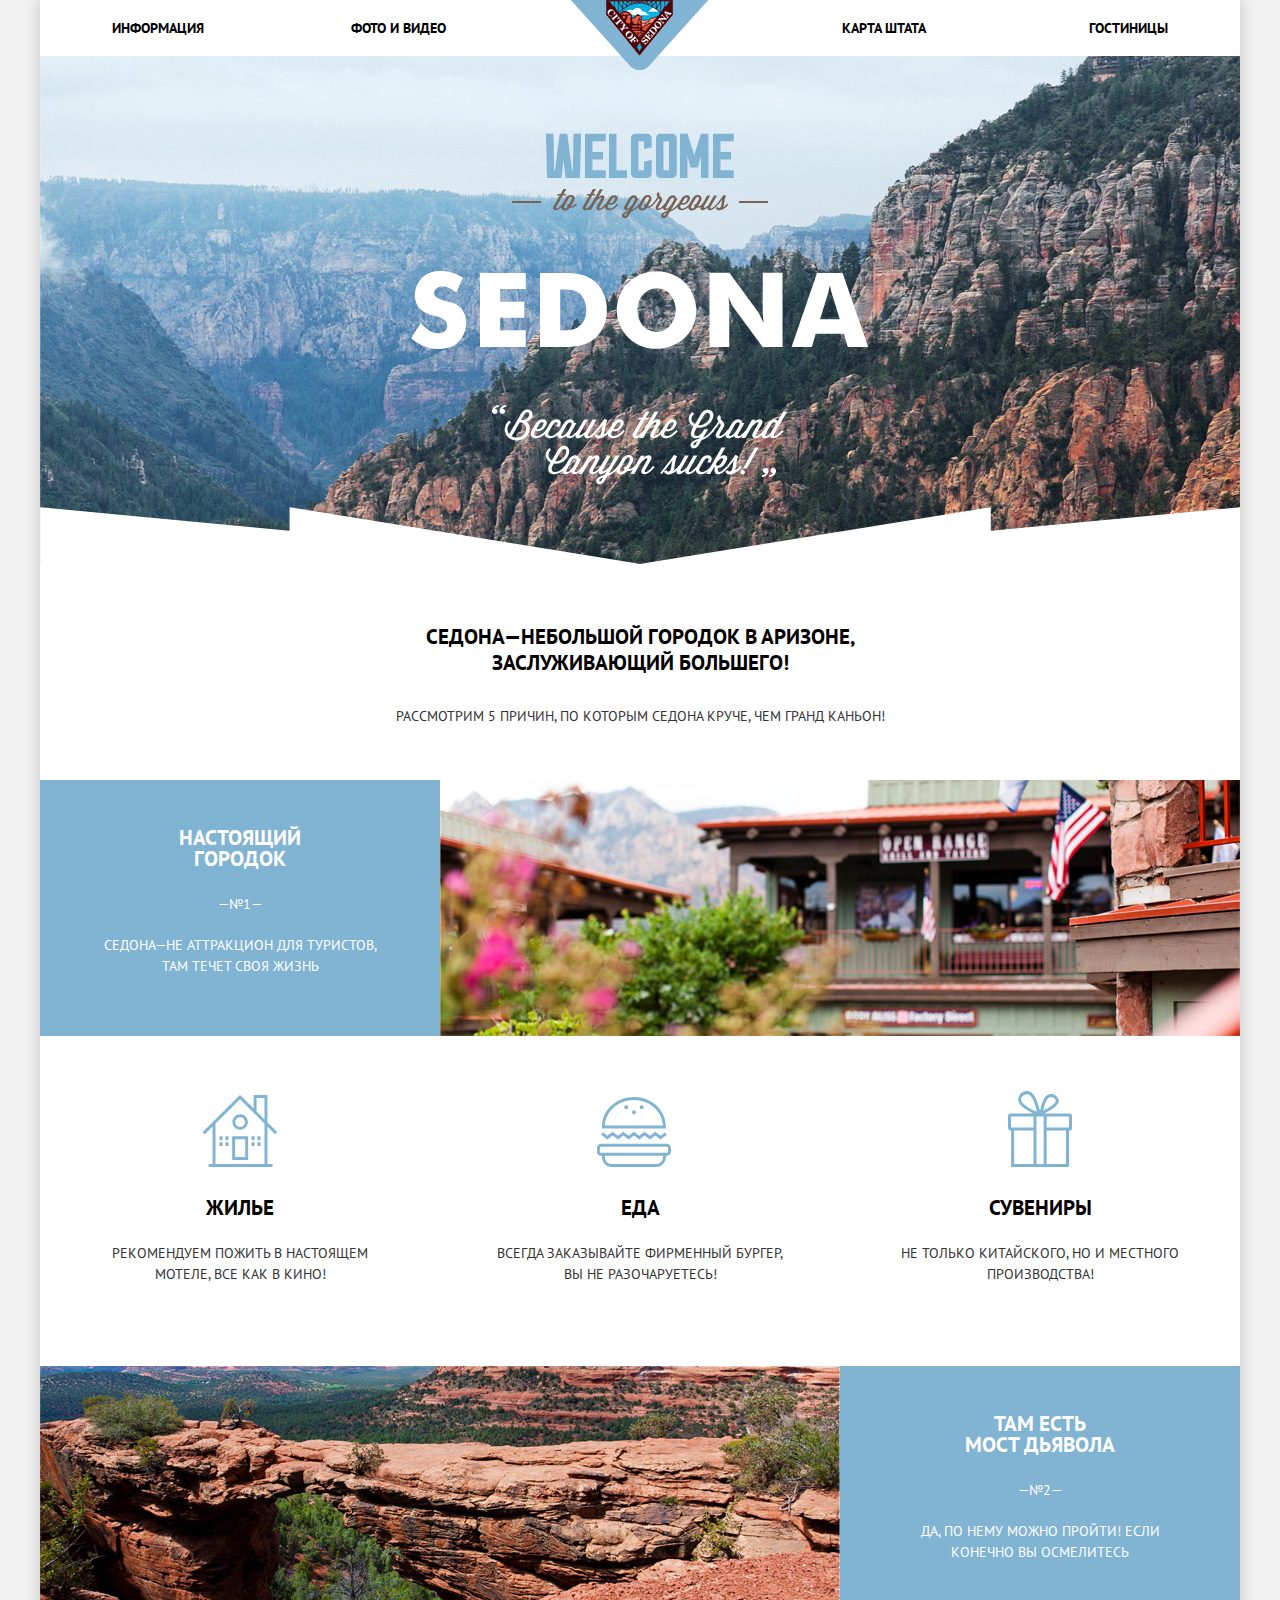
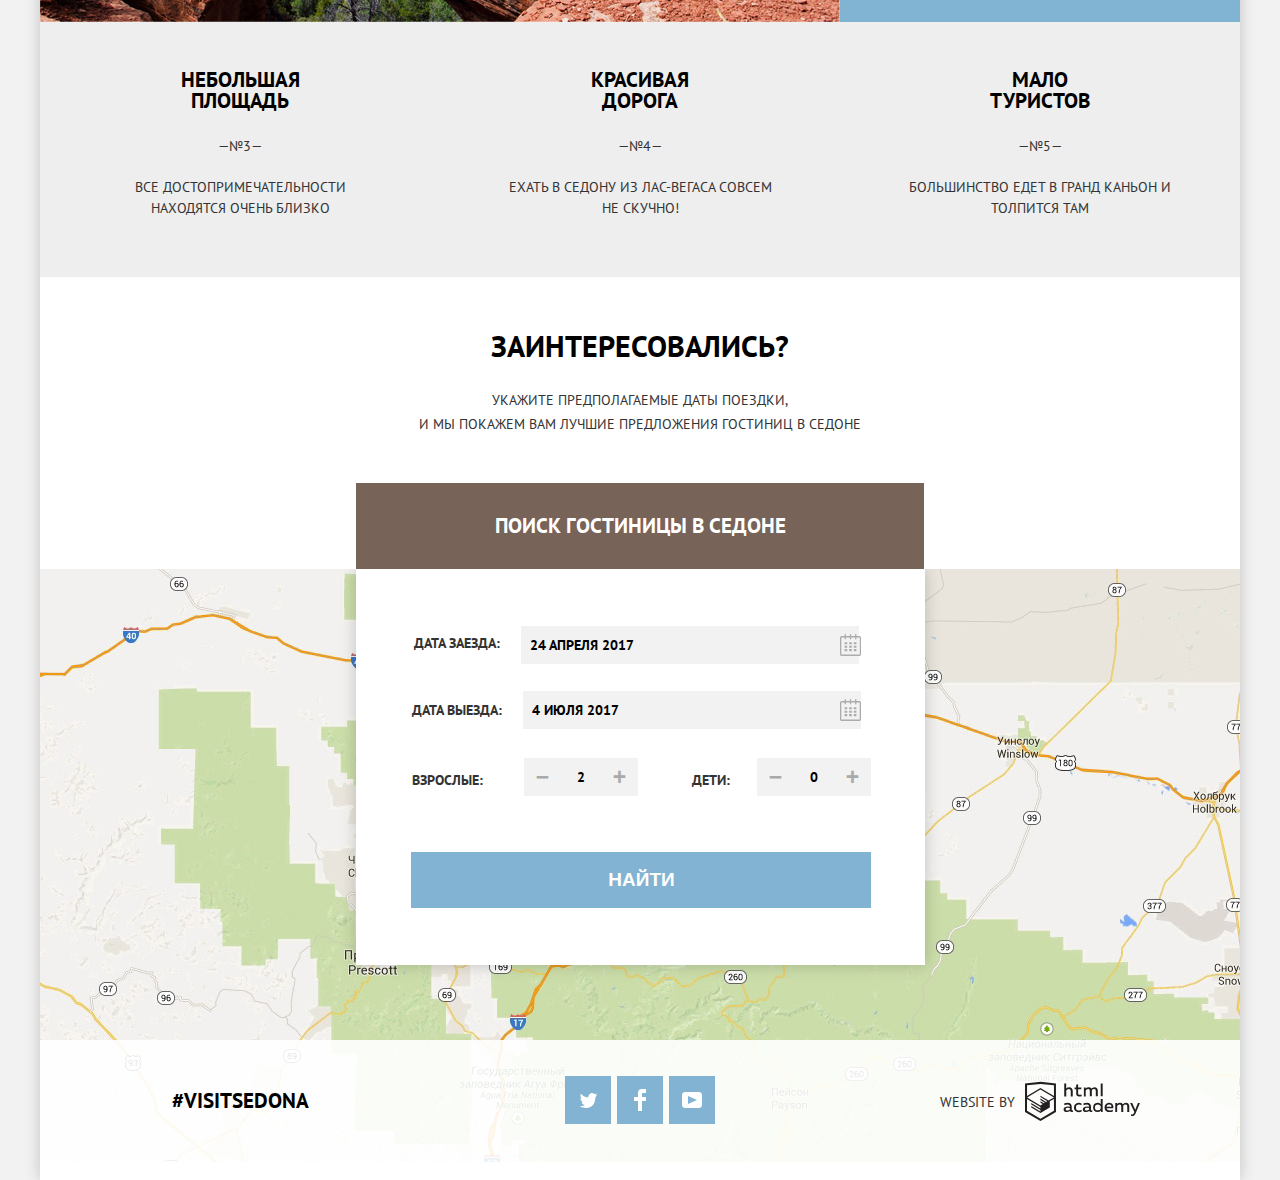
<file: index.html>
<!DOCTYPE html>
<html lang="ru">
  <head>
    <meta charset="utf-8">
    <link href="css/normalize.css" rel="stylesheet">
    <link href="css/style.min.css" rel="stylesheet">
    <link href="https://fonts.googleapis.com/css?family=PT+Sans:400,700&amp;subset=cyrillic" rel="stylesheet">
    <title>HTML Academy: Седона</title>
  </head>
  <body>
    <div class="page-wrapper">
      <header class="page-header">
        <nav class="main-nav">
          <a class="logo">
            <img src="img/logo.png" width="138" height="70" alt="логотип Седона">
          </a>
          <ul class="main-nav-list">
            <li><a href="#">Информация</a></li>
            <li class="foto-video"><a href="#">Фото и видео</a></li>
            <li class="map-state"><a href="#">Карта штата</a></li>
            <li><a href="catalog.html">Гостиницы</a></li>
          </ul>
        </nav>
      </header>
      <main>
        <section class="promo">
            <img src="img/promo.png" width="458" height="352" alt="Добро пожаловать в Седону">
        </section>
        <section class="intro">
          <h1 class="main-title">
            Седона&mdash;небольшой городок в аризоне, заслуживающий большего!
          </h1>
          <p>
            Рассмотрим 5 причин, по которым седона круче, чем гранд каньон!
          </p>
        </section>
        <section class="features">
          <article class="features-item">
            <h2 class="features-title">Настоящий городок</h2>
            <span class="features-num">&mdash;№1&mdash;</span>
            <p>Седона&mdash;не аттракцион для туристов, там течет своя жизнь</p>
          </article>
          <div class="features-image">
              <img src="img/feature-city.jpg" width="800" height="256" alt="Настоящий городок">
          </div>
          <article class="features-item features-item-light features-item-light-house">
            <h2 class="features-title feature-title-house">Жилье</h2>
            <p>Рекомендуем пожить в настоящем мотеле, все как в кино!</p>
          </article>
          <article class="features-item features-item-light features-item-light-food">
            <h2 class="features-title features-title-food">Еда</h2>
            <p>Всегда заказывайте фирменный бургер, Вы не разочаруетесь!</p>
          </article>
          <article class="features-item features-item-light features-item-light-souvenirs">
            <h2 class="features-title features-title-souvenirs">Сувениры</h2>
            <p>Не только китайского, но и местного производства!</p>
          </article>
          <div class="features-image">
              <img src="img/feature-bridge.jpg" width="800" height="256" alt="Мост дьявола">
          </div>
          <article class="features-item features-item-devil">
            <h2 class="features-title">Там есть <br> мост дьявола</h2>
            <span class="features-num">&mdash;№2&mdash;</span>
            <p>Да, по нему можно пройти! Если конечно вы осмелитесь</p>
          </article>
          <article class="features-item features-item-dark features-area">
            <h2 class="features-title">Небольшая площадь</h2>
            <span class="features-num">&mdash;№3&mdash;</span>
            <p>Все достопримечательности находятся очень близко</p>
          </article>
          <article class="features-item features-item-dark features-road">
            <h2 class="features-title">Красивая дорога</h2>
            <span class="features-num features-num-dark">&mdash;№4&mdash;</span>
            <p>Ехать в седону из лас-вегаса совсем не скучно! </p>
          </article>
          <article class="features-item features-item-dark features-tourist">
            <h2 class="features-title">Мало туристов</h2>
            <span class="features-num features-num-dark">&mdash;№5&mdash;</span>
            <p>Большинство едет в гранд каньон и толпится там</p>
          </article>
        </section>
        <section class="offer">
          <h2 class="offer-title">Заинтересовались?</h2>
          <p>Укажите предполагаемые даты поездки,<br>
            и мы покажем вам лучшие предложения гостиниц в седоне
          </p>
          <a class="offer-btn">Поиск гостиницы в Седоне</a>
        </section>
      </main>
      <footer class="main-footer">
        <div class="map">
          <iframe src="https://www.google.com/maps/embed?pb=!1m18!1m12!1m3!1d470393.8461045299!2d-112.00915022676551!3d34.91530526350733!2m3!1f0!2f0!3f0!3m2!1i1024!2i768!4f13.1!3m3!1m2!1s0x872da132f942b00d%3A0x5548c523fa6c8efd!2z0KHQtdC00L7QvdCwLCDQkNGA0LjQt9C-0L3QsCA4NjMzNg!5e0!3m2!1sru!2s!4v1461705663836" width="1200" height="595" style="border:0" allowfullscreen></iframe>
        </div>
        <form class="search-form"  action="https://echo.htmlacademy.ru" method="get">
          <div class="search-modal search-modal-show shadow-form">
            <div class="date-arrival clearfix">
              <label for="date-start">Дата заезда:</label>
              <div class="date">
                <input id="date-start" type="text" name="check-in" value="24 апреля 2017" required>
                <button class="icon-calendar">
                  <svg xmlns="http://www.w3.org/2000/svg" width="21" height="22" viewBox="0 0 21 22">
                    <path d="M19.251 2.025h-2.845V.648c0-.381-.294-.689-.656-.689-.363 0-.656.308-.656.689v1.377h-3.938V.648c0-.381-.294-.689-.655-.689-.363 0-.657.308-.657.689v1.377H5.906V.648c0-.381-.294-.689-.656-.689-.363 0-.657.308-.657.689v1.377H1.75C.784 2.025 0 2.847 0 3.862v16.302C0 21.179.784 22 1.75 22h17.501c.966 0 1.749-.821 1.749-1.836V3.862c0-1.015-.783-1.837-1.749-1.837zm.437 18.139a.448.448 0 0 1-.437.459H1.75a.45.45 0 0 1-.438-.459V3.862a.45.45 0 0 1 .438-.459h2.844v1.378c0 .381.294.689.657.689.362 0 .656-.308.656-.689V3.403h3.938v1.378c0 .381.294.689.657.689.361 0 .655-.308.655-.689V3.403h3.938v1.378c0 .381.293.689.656.689.362 0 .656-.308.656-.689V3.403h2.845c.241 0 .437.206.437.459v16.302z"/>
                    <path d="M4.594 8.225h2.625v2.066H4.594zM4.594 11.668h2.625v2.067H4.594zM4.594 15.112h2.625v2.066H4.594zM9.188 15.112h2.625v2.066H9.188zM9.188 11.668h2.625v2.067H9.188zM9.188 8.225h2.625v2.066H9.188zM13.781 15.112h2.625v2.066h-2.625zM13.781 11.668h2.625v2.067h-2.625zM13.781 8.225h2.625v2.066h-2.625z"/>
                  </svg>
                </button>
              </div>
            </div>
            <div class="date-departure clearfix">
              <label for="date-end">Дата выезда:</label>
              <div class="date">
                <input id="date-end" type="text" name="check-end" value="4 июля 2017" required>
                <button class="icon-calendar">
                  <svg xmlns="http://www.w3.org/2000/svg" width="21" height="22" viewBox="0 0 21 22">
                    <path  d="M19.251 2.025h-2.845V.648c0-.381-.294-.689-.656-.689-.363 0-.656.308-.656.689v1.377h-3.938V.648c0-.381-.294-.689-.655-.689-.363 0-.657.308-.657.689v1.377H5.906V.648c0-.381-.294-.689-.656-.689-.363 0-.657.308-.657.689v1.377H1.75C.784 2.025 0 2.847 0 3.862v16.302C0 21.179.784 22 1.75 22h17.501c.966 0 1.749-.821 1.749-1.836V3.862c0-1.015-.783-1.837-1.749-1.837zm.437 18.139a.448.448 0 0 1-.437.459H1.75a.45.45 0 0 1-.438-.459V3.862a.45.45 0 0 1 .438-.459h2.844v1.378c0 .381.294.689.657.689.362 0 .656-.308.656-.689V3.403h3.938v1.378c0 .381.294.689.657.689.361 0 .655-.308.655-.689V3.403h3.938v1.378c0 .381.293.689.656.689.362 0 .656-.308.656-.689V3.403h2.845c.241 0 .437.206.437.459v16.302z"/>
                    <path d="M4.594 8.225h2.625v2.066H4.594zM4.594 11.668h2.625v2.067H4.594zM4.594 15.112h2.625v2.066H4.594zM9.188 15.112h2.625v2.066H9.188zM9.188 11.668h2.625v2.067H9.188zM9.188 8.225h2.625v2.066H9.188zM13.781 15.112h2.625v2.066h-2.625zM13.781 11.668h2.625v2.067h-2.625zM13.781 8.225h2.625v2.066h-2.625z"/>
                  </svg>
                </button>
              </div>
            </div>
            <div class="counter">
              <div class="person-counter person-counter-left">
                <label class="adult" for="counter-adult">Взрослые:
                </label>
                <div class="guest-range clearfix">
                  <button class="icon-minus" type="button" value="-">
                  </button>
                  <input id="counter-adult" type="text" name="adult" value="2" required>
                  <button class="icon-plus" type="button" value="+"></button>
                </div>
              </div>
              <div class="person-counter person-counter-right">
                <label class="kid" for="counter-kid">Дети:</label>
                <div class="guest-range clearfix">
                  <button class="icon-minus" type="button" name="minus" value="">
                  </button>
                  <input id="counter-kid" type="text" name="kid" value="0" required>
                  <button class="icon-plus" type="button" name="plus" value="+">
                  </button>
                </div>
              </div>
            </div>
            <input class="btn-search" id="search" type="submit" value="Найти">
          </div>
        </form>
        <section class="footer-wrapper">
          <div class="hashtag">
            <b>#Visitsedona</b>
          </div>
          <div class="social">
            <ul>
              <li>
                <a class="social-btn social-btn-twitter" href="#">
                  <span class="visually-hidden">Твиттер</span>
                  <svg xmlns="http://www.w3.org/2000/svg" xmlns:xlink="http://www.w3.org/1999/xlink" width="17" height="15" viewBox="0 0 17 15">
                    <path fill="#FFF" d="M10.95.144c1.685-.496 2.984.27 3.577 1.179.673-.231 1.331-.481 2.011-.708a2.345 2.345 0 0 1-.857 1.768c.685.17 1.304-.491 1.304-.491-.169 1-1.006 1.788-1.563 2.024-.231 6.75-3.175 11.217-10.077 11.082h-.446c-.41 0-4.164-.46-4.898-1.887 2.271.196 3.893-.422 4.693-1.177-.96-.3-2.679-.477-2.979-2.95.349.106.564.228 1.19.119C1.705 8.247.374 7.53.448 5.33c.285.328 1.067.536 1.34.472C1.085 5.561-.182 2.442.894.85c1.818 1.854 3.735 3.606 7.152 3.773C8.254 2.33 9.183.793 10.95.144z"/>
                  </svg>
                </a>
              </li>
              <li>
                <a class="social-btn social-btn-fb" href="#">
                  <span class="visually-hidden">Фейсбук</span>
                  <svg xmlns="http://www.w3.org/2000/svg" width="12" height="22" viewBox="0 0 12 22">
                    <path fill="#FFF" d="M12 4V0H8a4 4 0 0 0-4 4v4H0v4h4v10h4V12h4V8H8V4h4z"/>
                  </svg>
                </a>
              </li>
              <li>
                <a class="social-btn social-btn-youtub" href="#">
                  <span class="visually-hidden">Ютуб</span>
                  <svg xmlns="http://www.w3.org/2000/svg" xmlns:xlink="http://www.w3.org/1999/xlink" width="20" height="16" viewBox="0 0 20 16">
                    <path fill="#FFF" d="M17 0H3C1.35 0 0 1.35 0 3v10c0 1.65 1.35 3 3 3h14c1.65 0 3-1.35 3-3V3c0-1.65-1.35-3-3-3zM6.027 11.998V4.002L15.014 8l-8.987 3.998z"/>
                  </svg>
                </a>
              </li>
            </ul>
          </div>
          <div class="copyright">
            <p>Website by</p>
            <a class="btn" href="https://htmlacademy.ru/">
              <svg id="Layer_1" data-name="Layer 1" xmlns="http://www.w3.org/2000/svg" width="115" height="41" viewBox="0 0 108.08 36.85">
                <path d="M44.61,26.88a2,2,0,0,0,.55-0.1v1.33a3.25,3.25,0,0,1-1.18.21,1.67,1.67,0,0,1-1.67-1,4.84,4.84,0,0,1-3.14,1.08c-1.51,0-2.91-.83-2.91-2.55,0-2.13,2-2.79,3.71-2.79a11.08,11.08,0,0,1,2.17.25v-0.3c0-1-.76-1.77-2.19-1.77a7.42,7.42,0,0,0-3,.64v-1.7a10.21,10.21,0,0,1,3.19-.55c2.36,0,3.81,1.12,3.81,3.65v3a0.54,0.54,0,0,0,.49.59h0.17Zm-6.44-1.13A1.35,1.35,0,0,0,39.63,27h0.11a3.39,3.39,0,0,0,2.41-1V24.58a9.72,9.72,0,0,0-1.81-.21c-1,0-2.16.33-2.16,1.38h0Zm12.36-6.11a5,5,0,0,1,2.57.64V22a4.08,4.08,0,0,0-2.3-.7,2.75,2.75,0,1,0,0,5.49,5,5,0,0,0,2.43-.64v1.71a6.27,6.27,0,0,1-2.76.57A4.21,4.21,0,0,1,46,24.51q0-.21,0-0.41a4.32,4.32,0,0,1,4.18-4.46h0.38Zm12.17,7.24a2,2,0,0,0,.55-0.1v1.33a3.25,3.25,0,0,1-1.18.21,1.67,1.67,0,0,1-1.67-1,4.84,4.84,0,0,1-3.14,1.08c-1.51,0-2.91-.83-2.91-2.55,0-2.13,2-2.79,3.71-2.79a11.08,11.08,0,0,1,2.17.25v-0.3c0-1-.76-1.77-2.19-1.77a7.42,7.42,0,0,0-3,.64v-1.7a10.21,10.21,0,0,1,3.19-.55c2.36,0,3.81,1.12,3.81,3.65v3a0.54,0.54,0,0,0,.49.59h0.17Zm-6.44-1.13A1.35,1.35,0,0,0,57.73,27h0.11a3.39,3.39,0,0,0,2.41-1V24.58a9.72,9.72,0,0,0-1.81-.21c-1.06,0-2.16.33-2.16,1.38h0ZM73,16V28.2H71.35V26.88a3.88,3.88,0,0,1-3.19,1.54,4.4,4.4,0,0,1,0-8.78,3.81,3.81,0,0,1,3,1.3V16H73Zm-4.53,5.22a2.76,2.76,0,1,0,0,5.52A2.86,2.86,0,0,0,71.15,25V23A2.91,2.91,0,0,0,68.49,21.27ZM79,19.64c3.31,0,4.46,2.68,3.92,5.09H76.7c0.21,1.5,1.67,2.11,3.19,2.11a6.11,6.11,0,0,0,2.64-.59v1.6a7.14,7.14,0,0,1-3,.57C77,28.42,74.78,27,74.78,24a4.18,4.18,0,0,1,4-4.39H79Zm0.09,1.54a2.28,2.28,0,0,0-2.44,2.1v0.06H81.3A2,2,0,0,0,79.13,21.18Zm5.73,7V19.87h1.65v1a3.81,3.81,0,0,1,2.78-1.27A2.86,2.86,0,0,1,91.89,21a4.12,4.12,0,0,1,2.91-1.33A3.06,3.06,0,0,1,98,23V28.2h-1.9V23.05a1.59,1.59,0,0,0-1.42-1.75H94.42a2.8,2.8,0,0,0-2.07,1.12V28.2h-1.9V23.05A1.59,1.59,0,0,0,89,21.31H88.8a3,3,0,0,0-2.21,1.29v5.63H84.86Zm21.31-8.33h1.9l-3.91,9.46c-0.9,2.17-2.09,2.86-3.35,2.86a4.76,4.76,0,0,1-1.1-.14V30.46a2.86,2.86,0,0,0,.85.12c0.9,0,1.58-.64,2.07-1.9l0.17-.42-4-8.4h2l2.86,6.29ZM38.73,1.46V6.22a3.81,3.81,0,0,1,2.7-1.14,3.25,3.25,0,0,1,3.44,3.4v5.15H43V8.72a1.81,1.81,0,0,0-1.61-2h-0.3a2.93,2.93,0,0,0-2.32,1.39v5.52h-1.9V1.46h1.9ZM49.94,2.31v3h3V6.91h-3v3.81c0,1.1.5,1.46,1.58,1.46a4.49,4.49,0,0,0,1.69-.33v1.6A6.8,6.8,0,0,1,51,13.8a2.55,2.55,0,0,1-2.86-2.74V6.89H46.58V5.26h1.5V2.74Zm5.4,11.31V5.28H57v1A3.81,3.81,0,0,1,59.77,5a2.86,2.86,0,0,1,2.6,1.33A4.12,4.12,0,0,1,65.28,5,3.06,3.06,0,0,1,68.44,8.4v5.21h-1.9V8.46a1.59,1.59,0,0,0-1.42-1.75H64.89a2.8,2.8,0,0,0-2.07,1.12v5.78h-1.9V8.46A1.59,1.59,0,0,0,59.5,6.71H59.27A3,3,0,0,0,57.06,8v5.63H55.34ZM71.17,1.45H73V13.6H71.17V1.45ZM14.71,0H14.55L0,1.54V28.21l14.55,8.66,14.55-8.66V1.54Zm12.5,27.1L14.55,34.64,1.9,27.12V16.18l12.59,7.5V25L5.86,19.9v1.31l8.68,5.21v1.39L5.87,22.65V24l8.68,5.21,8.75-5.24V18.31L27.2,16V27.12Zm0-12.53-3.48,2-1.6,1L14.51,13v1.31L21,18.23H21l-0.14.09-1,.54-5.37-3.2V17l4.24,2.52-1,.67-3.2-1.9v1.31l2.1,1.24L14.5,22.1,2,14.65,14.51,7.11Zm0-1.32L14.49,5.76,1.91,13.25v-10L14.56,1.92,27.21,3.25v10h0Z" transform="translate(0 -0.02)" fill="#231f20"/>
              </svg>
            </a>
          </div>
        </section>
      </footer>
    </div>
    <script src="js/script.min.js"></script>
  </body>
</html>
</file>
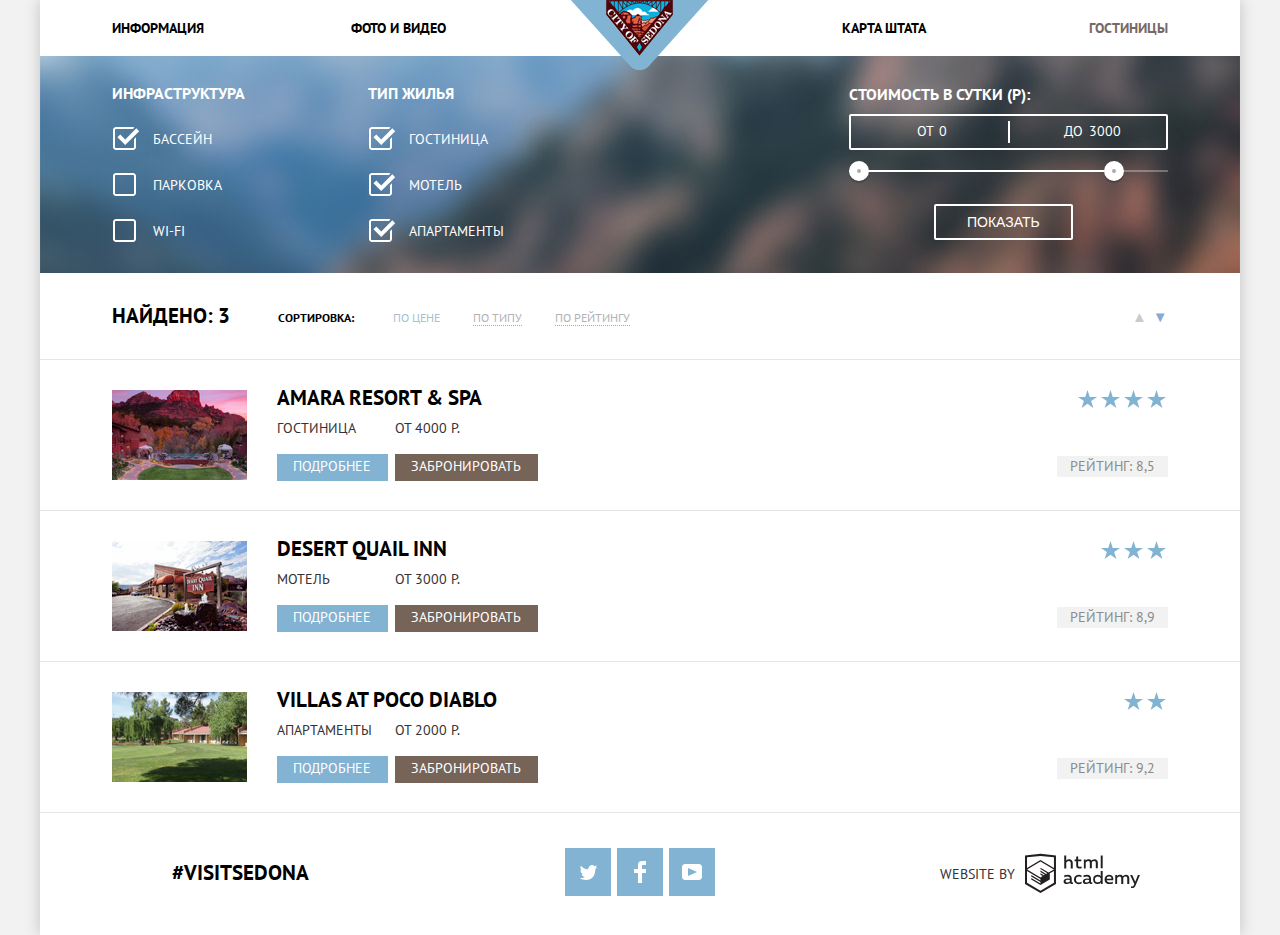
<file: catalog.html>
<!DOCTYPE html>
<html lang="ru">
  <head>
    <meta charset="utf-8">
    <link href="css/normalize.css" rel="stylesheet">
    <link href="css/style.min.css" rel="stylesheet">
    <link href="https://fonts.googleapis.com/css?family=PT+Sans:400,700&amp;subset=cyrillic" rel="stylesheet">
    <title>HTML Academy: Выбор отелей</title>
  </head>
  <body>
  <div class="page-wrapper">
    <header class="page-header">
      <nav class="main-nav">
        <a class="logo" href="index.html">
          <img src="img/logo.png" width="138" height="70" alt="логотип Седона">
        </a>
        <ul class="main-nav-list">
          <li><a href="#">Информация</a></li>
          <li><a href="#">Фото и видео</a></li>
          <li><a href="#">Карта штата</a></li>
          <li class="current">Гостиницы</li>
        </ul>
      </nav>
    </header>
    <main>
      <form class="hotel-filter" method="get" action="http://echo.htmlacademy.ru/">
        <fieldset class="hotel-filter-group">
          <legend class="hotel-filter-title">Инфраструктура</legend>
          <ul class="filter-list">
            <li>
              <input class="check-icon" type="checkbox" id="pool" checked hidden>
              <label class="hotel-filter-item" for="pool">
              Бассейн
              </label>
            </li>
            <li>
              <input class="check-icon" type="checkbox" id="parking" hidden>
              <label class="hotel-filter-item " for="parking">
              Парковка
              </label>
            </li>
            <li>
              <input class="check-icon" type="checkbox" id="wifi" hidden>
              <label class="hotel-filter-item " for="wifi">
              Wi-Fi
              </label>
            </li>
          </ul>
        </fieldset>
        <fieldset class="hotel-filter-group">
          <legend class="hotel-filter-title">Тип жилья</legend>
          <ul class="filter-list">
            <li>
              <input class="check-icon" type="checkbox" id="type-hotel" checked hidden>
              <label class="hotel-filter-item" for="type-hotel">
              Гостиница
              </label>
            </li>
            <li>
              <input class="check-icon" type="checkbox" id="type-motel" checked hidden>
              <label class="hotel-filter-item" for="type-motel">
              Мотель
              </label>
            </li>
            <li>
              <input class="check-icon" type="checkbox" id="type-appart" checked hidden>
              <label class="hotel-filter-item" for="type-appart">
              Апартаменты
              </label>
            </li>
          </ul>
        </fieldset>
        <div class="filter-range">
          <div class="filter-range-title">Стоимость в сутки (р):</div>
          <div class="price-controls">
            <label class="min-price">от <input type="text" name="min-price" value="0"></label>
            <label class="max-price">до <input type="text" name="max-price" value="3000"></label>
          </div>
          <div class="range-controls">
            <div class="scale">
              <div class="bar"></div>
            </div>
            <div class="range-toggle range-toggle-min"></div>
            <div class="range-toggle range-toggle-max"></div>
          </div>
          <button class="btn-transparent" type="submit">Показать</button>
        </div>
      </form>
      <div class="found">
        <h3 class="found-title">Найдено: 3</h3>
        <span class="found-caption">Сортировка:</span>
        <div class="hotel-labels">
          <a class="hotel-labels-link current" href="#">По цене</a>
          <a class="hotel-labels-link" href="#">По типу</a>
          <a class="hotel-labels-link" href="#">По рейтингу</a>
        </div>
        <div class="found-arrows">
          <a class="found-arrow arrow-up" href="#">up</a>
          <a class="found-arrow arrow-down activ" href="#">down</a>
        </div>
      </div>
      <section class="results">
        <article class="result">
          <article class="result-item">
            <a class="result-item-image" href="#">
              <img src="img/hotel-img1.jpg" width="135" height="90" alt="Amara resort & spa">
            </a>
            <div class="result-item-action">
              <a class="result-item-name" href="#">Amara resort &amp; spa</a>
              <div class="result-item-more">
                <div class="result-item-part">
                  <p>Гостиница</p>
                  <a class="result-item-btn" href="#">Подробнее</a>
                </div>
                <div class="result-item-part">
                  <p>От 4000 р.</p>
                  <a class="result-item-btn btn-dark" href="#">Забронировать</a>
                </div>
              </div>
            </div>
            <div class="result-item-rating">
              <div class="four-stars">
              </div>
              <div class="result-item-rate">
                Рейтинг: 8,5
              </div>
            </div>
          </article>
        </article>
        <article class="result">
          <article class="result-item">
            <a class="result-item-image" href="#">
              <img src="img/hotel-img2.jpg" width="135" height="90" alt="Desert quail inn">
            </a>
            <div class="result-item-action">
              <a class="result-item-name" href="#">Desert quail inn</a>
              <div class="result-item-more">
                <div class="result-item-part">
                  <p>Мотель</p>
                  <a class="result-item-btn" href="#">Подробнее</a>
                </div>
                <div class="result-item-part">
                  <p>От 3000 р.</p>
                  <a class="result-item-btn btn-dark" href="#">Забронировать</a>
                </div>
              </div>
            </div>
            <div class="result-item-rating">
              <div class="three-stars">
              </div>
              <div class="result-item-rate">
                Рейтинг: 8,9
              </div>
            </div>
          </article>
        </article>
        <article class="result">
          <article class="result-item">
            <a class="result-item-image" href="#">
              <img src="img/hotel-img3.jpg" width="135" height="90" alt="Villas at poco diablo">
            </a>
            <div class="result-item-action">
              <a class="result-item-name" href="#">Villas at poco diablo</a>
              <div class="result-item-more">
                <div class="result-item-part">
                  <p>Апартаменты</p>
                  <a class="result-item-btn" href="#">Подробнее</a>
                </div>
                <div class="result-item-part">
                  <p>От 2000 р.</p>
                  <a class="result-item-btn btn-dark" href="#">Забронировать</a>
                </div>
              </div>
            </div>
            <div class="result-item-rating">
              <div class="two-stars">
              </div>
              <div class="result-item-rate">
                Рейтинг: 9,2
              </div>
            </div>
          </article>
        </article>
      </section>
    </main>
    <footer class="footer-wrapper-catalog">
      <div class="hashtag">
        <b>#Visitsedona</b>
      </div>
      <div class="social">
        <ul>
          <li>
            <a class="social-btn social-btn-twitter" href="#">
              <span class="visually-hidden">Твиттер</span>
              <svg xmlns="http://www.w3.org/2000/svg" xmlns:xlink="http://www.w3.org/1999/xlink" width="17" height="15" viewBox="0 0 17 15">
                <path fill="#FFF" d="M10.95.144c1.685-.496 2.984.27 3.577 1.179.673-.231 1.331-.481 2.011-.708a2.345 2.345 0 0 1-.857 1.768c.685.17 1.304-.491 1.304-.491-.169 1-1.006 1.788-1.563 2.024-.231 6.75-3.175 11.217-10.077 11.082h-.446c-.41 0-4.164-.46-4.898-1.887 2.271.196 3.893-.422 4.693-1.177-.96-.3-2.679-.477-2.979-2.95.349.106.564.228 1.19.119C1.705 8.247.374 7.53.448 5.33c.285.328 1.067.536 1.34.472C1.085 5.561-.182 2.442.894.85c1.818 1.854 3.735 3.606 7.152 3.773C8.254 2.33 9.183.793 10.95.144z"/>
              </svg>
            </a>
          </li>
          <li>
            <a class="social-btn social-btn-fb" href="#">
              <span class="visually-hidden">Фейсбук</span>
              <svg xmlns="http://www.w3.org/2000/svg" width="12" height="22" viewBox="0 0 12 22">
                <path fill="#FFF" d="M12 4V0H8a4 4 0 0 0-4 4v4H0v4h4v10h4V12h4V8H8V4h4z"/>
              </svg>
            </a>
          </li>
          <li>
            <a class="social-btn social-btn-youtub" href="#">
              <span class="visually-hidden">Ютуб</span>
              <svg xmlns="http://www.w3.org/2000/svg" xmlns:xlink="http://www.w3.org/1999/xlink" width="20" height="16" viewBox="0 0 20 16">
                <path fill="#FFF" d="M17 0H3C1.35 0 0 1.35 0 3v10c0 1.65 1.35 3 3 3h14c1.65 0 3-1.35 3-3V3c0-1.65-1.35-3-3-3zM6.027 11.998V4.002L15.014 8l-8.987 3.998z"/>
              </svg>
            </a>
          </li>
        </ul>
      </div>
      <div class="copyright">
        <p>Website by</p>
        <a class="btn" href="https://htmlacademy.ru/">
          <svg id="Layer_1" data-name="Layer 1" xmlns="http://www.w3.org/2000/svg" width="115" height="41" viewBox="0 0 108.08 36.85">
            <path d="M44.61,26.88a2,2,0,0,0,.55-0.1v1.33a3.25,3.25,0,0,1-1.18.21,1.67,1.67,0,0,1-1.67-1,4.84,4.84,0,0,1-3.14,1.08c-1.51,0-2.91-.83-2.91-2.55,0-2.13,2-2.79,3.71-2.79a11.08,11.08,0,0,1,2.17.25v-0.3c0-1-.76-1.77-2.19-1.77a7.42,7.42,0,0,0-3,.64v-1.7a10.21,10.21,0,0,1,3.19-.55c2.36,0,3.81,1.12,3.81,3.65v3a0.54,0.54,0,0,0,.49.59h0.17Zm-6.44-1.13A1.35,1.35,0,0,0,39.63,27h0.11a3.39,3.39,0,0,0,2.41-1V24.58a9.72,9.72,0,0,0-1.81-.21c-1,0-2.16.33-2.16,1.38h0Zm12.36-6.11a5,5,0,0,1,2.57.64V22a4.08,4.08,0,0,0-2.3-.7,2.75,2.75,0,1,0,0,5.49,5,5,0,0,0,2.43-.64v1.71a6.27,6.27,0,0,1-2.76.57A4.21,4.21,0,0,1,46,24.51q0-.21,0-0.41a4.32,4.32,0,0,1,4.18-4.46h0.38Zm12.17,7.24a2,2,0,0,0,.55-0.1v1.33a3.25,3.25,0,0,1-1.18.21,1.67,1.67,0,0,1-1.67-1,4.84,4.84,0,0,1-3.14,1.08c-1.51,0-2.91-.83-2.91-2.55,0-2.13,2-2.79,3.71-2.79a11.08,11.08,0,0,1,2.17.25v-0.3c0-1-.76-1.77-2.19-1.77a7.42,7.42,0,0,0-3,.64v-1.7a10.21,10.21,0,0,1,3.19-.55c2.36,0,3.81,1.12,3.81,3.65v3a0.54,0.54,0,0,0,.49.59h0.17Zm-6.44-1.13A1.35,1.35,0,0,0,57.73,27h0.11a3.39,3.39,0,0,0,2.41-1V24.58a9.72,9.72,0,0,0-1.81-.21c-1.06,0-2.16.33-2.16,1.38h0ZM73,16V28.2H71.35V26.88a3.88,3.88,0,0,1-3.19,1.54,4.4,4.4,0,0,1,0-8.78,3.81,3.81,0,0,1,3,1.3V16H73Zm-4.53,5.22a2.76,2.76,0,1,0,0,5.52A2.86,2.86,0,0,0,71.15,25V23A2.91,2.91,0,0,0,68.49,21.27ZM79,19.64c3.31,0,4.46,2.68,3.92,5.09H76.7c0.21,1.5,1.67,2.11,3.19,2.11a6.11,6.11,0,0,0,2.64-.59v1.6a7.14,7.14,0,0,1-3,.57C77,28.42,74.78,27,74.78,24a4.18,4.18,0,0,1,4-4.39H79Zm0.09,1.54a2.28,2.28,0,0,0-2.44,2.1v0.06H81.3A2,2,0,0,0,79.13,21.18Zm5.73,7V19.87h1.65v1a3.81,3.81,0,0,1,2.78-1.27A2.86,2.86,0,0,1,91.89,21a4.12,4.12,0,0,1,2.91-1.33A3.06,3.06,0,0,1,98,23V28.2h-1.9V23.05a1.59,1.59,0,0,0-1.42-1.75H94.42a2.8,2.8,0,0,0-2.07,1.12V28.2h-1.9V23.05A1.59,1.59,0,0,0,89,21.31H88.8a3,3,0,0,0-2.21,1.29v5.63H84.86Zm21.31-8.33h1.9l-3.91,9.46c-0.9,2.17-2.09,2.86-3.35,2.86a4.76,4.76,0,0,1-1.1-.14V30.46a2.86,2.86,0,0,0,.85.12c0.9,0,1.58-.64,2.07-1.9l0.17-.42-4-8.4h2l2.86,6.29ZM38.73,1.46V6.22a3.81,3.81,0,0,1,2.7-1.14,3.25,3.25,0,0,1,3.44,3.4v5.15H43V8.72a1.81,1.81,0,0,0-1.61-2h-0.3a2.93,2.93,0,0,0-2.32,1.39v5.52h-1.9V1.46h1.9ZM49.94,2.31v3h3V6.91h-3v3.81c0,1.1.5,1.46,1.58,1.46a4.49,4.49,0,0,0,1.69-.33v1.6A6.8,6.8,0,0,1,51,13.8a2.55,2.55,0,0,1-2.86-2.74V6.89H46.58V5.26h1.5V2.74Zm5.4,11.31V5.28H57v1A3.81,3.81,0,0,1,59.77,5a2.86,2.86,0,0,1,2.6,1.33A4.12,4.12,0,0,1,65.28,5,3.06,3.06,0,0,1,68.44,8.4v5.21h-1.9V8.46a1.59,1.59,0,0,0-1.42-1.75H64.89a2.8,2.8,0,0,0-2.07,1.12v5.78h-1.9V8.46A1.59,1.59,0,0,0,59.5,6.71H59.27A3,3,0,0,0,57.06,8v5.63H55.34ZM71.17,1.45H73V13.6H71.17V1.45ZM14.71,0H14.55L0,1.54V28.21l14.55,8.66,14.55-8.66V1.54Zm12.5,27.1L14.55,34.64,1.9,27.12V16.18l12.59,7.5V25L5.86,19.9v1.31l8.68,5.21v1.39L5.87,22.65V24l8.68,5.21,8.75-5.24V18.31L27.2,16V27.12Zm0-12.53-3.48,2-1.6,1L14.51,13v1.31L21,18.23H21l-0.14.09-1,.54-5.37-3.2V17l4.24,2.52-1,.67-3.2-1.9v1.31l2.1,1.24L14.5,22.1,2,14.65,14.51,7.11Zm0-1.32L14.49,5.76,1.91,13.25v-10L14.56,1.92,27.21,3.25v10h0Z" transform="translate(0 -0.02)" fill="#231f20"/>
          </svg>
        </a>
      </div>
    </footer>
    </div>
  </body>
</html>
</file>
<file: css/style.min.css>
body {   min-width: 1200px;   margin: 0;   padding: 0;   font-size: 14px;   line-height: 21px;   color: #333333;   font-family: "Pt Sans", "arial", sans-serif;   text-transform: uppercase;   background-color: #f2f2f2; }  html, body {   height: 100%; }  a {   text-decoration: none; }  .page-wrapper {   position: relative;   width: 1200px;   margin: 0 auto;   background-color: #fff;   -webkit-box-shadow: 0 0 15px 0 rgba(0, 1, 1, 0.2);           box-shadow: 0 0 15px 0 rgba(0, 1, 1, 0.2);   -webkit-box-sizing: border-box;           box-sizing: border-box; }  .main-nav-list {   font-size: 14px;   line-height: 26px;   list-style: none;   font-weight: bold;   display: -webkit-box;   display: -ms-flexbox;   display: flex;   -webkit-box-align: center;       -ms-flex-align: center;           align-items: center;   margin: 0;   padding: 0 6%; }  .main-nav-list a {   color: #000; }  .main-nav-list a:hover {   color: #73b3ce; }  .main-nav-list a:focus {   color: #cacaca; }  .main-nav-list li {   width: 20%;   padding: 15px 0; }  .main-nav-list li:nth-child(2) {   margin-right: 20%;   padding-left: 57px; }  .main-nav-list li:nth-child(3) {   padding-right: 60px; }  .main-nav-list li:nth-child(1), .main-nav-list li:nth-child(2) {   text-align: left; }  .main-nav-list li:nth-child(3), .main-nav-list li:nth-child(4) {   text-align: right; }  .logo {   position: absolute;   left: 50%;   -webkit-transform: translateX(-50%);       -ms-transform: translateX(-50%);           transform: translateX(-50%);   z-index: 1; }  .promo {   background-image: url("../img/index-bg.jpg");   background-position: center -56px;   background-repeat: no-repeat;   background-size: 100% 773px;   background-color: #325572;   height: 508px;   text-align: center;   position: relative;   -webkit-box-sizing: border-box;           box-sizing: border-box; }  .promo img {   padding-top: 77px; }  .promo::after {   content: "";   position: absolute;   bottom: 0;   left: 0;   background: url(../img/white-band.png) no-repeat;   right: 0;   height: 57px; }  .main-title {   font-size: 21px;   line-height: 26px;   color: #000000;   width: 440px;   text-align: center;   margin: 0 auto;   padding: 60px 0 30px; }  .intro {   text-align: center; }  .intro p {   width: 500px;   margin: 0 auto;   padding-bottom: 53px; }  .features {   display: -webkit-box;   display: -ms-flexbox;   display: flex;   -ms-flex-wrap: wrap;       flex-wrap: wrap; }  .features-item {   width: 33.3334%;   text-align: center;   color: #fff;   background-color: #81b3d2; }  .features-item-light {   text-align: center;   background-color: #ffffff;   padding: 28px 0 81px; }  .features-item p {   margin: 20px 60px; }  .features-item-dark {   text-align: center;   background-color: #eeeeee;   padding-bottom: 38px; }  .feature-title {   font-size: 21px;   line-height: 1.2; }  .feature-title-house { position: relative; }  .feature-title-house::before {   content: "";   position: absolute;   bottom: 51px;   left: 50%;   width: 75px;   height: 72px;   background-image: url("../svg-sedona/house.svg");   background-repeat: no-repeat;   background-position: 0 0;   -webkit-transform: translateX(-50%);       -ms-transform: translateX(-50%);           transform: translateX(-50%); }  .features-title-food {   position: relative; }  .features-title-food::before {   content: "";   position: absolute;   bottom: 51px;   left: 50%;   margin-left: -43px;   width: 74px;   height: 70px;   background-image: url("../svg-sedona/food.svg");   background-repeat: no-repeat;   background-position: 0 0; }  .features-title-souvenirs {   position: relative; }  .features-title-souvenirs::before {   content: "";   position: absolute;   bottom: 51px;   left: 50%;   width: 64px;   height: 76px;   background-image: url("../svg-sedona/souvenirs.svg");   background-repeat: no-repeat;   background-position: 0 0;   -webkit-transform: translateX(-50%);       -ms-transform: translateX(-50%);           transform: translateX(-50%); }  .features-item-light .features-title, .features-item-dark .features-title {   color: #000000; }  .features-item-light p, .features-item-dark p {   color: #333333; }  .features-item-dark .features-num {   color: #333333; }  .features-image {   min-height: 256px;   width: 66.6667%;   overflow: hidden;   position: relative;   background: #81b3d2; }  .features-image img {   width: 100%;   height: 256px;   display: block; }  .features-title {   padding-right: 135px;   padding-left: 135px;   margin-top: 47px;   margin-bottom: 25px;   text-align: center;   word-break: normal; }  .features-item-light-house p {   margin: 0;   padding: 0 70px; }  .features-item-light-food p {   margin: 0;   padding: 0 55px; }  .features-item-light-souvenirs p {   margin: 0;   padding: 0 60px; }  .features-item-devil h2 {   padding-right: 120px;   padding-left: 120px; }  .features-item-devil p {   margin-right: 48px;   margin-left: 48px; }  .feature-title-house, .features-title-food, .features-title-souvenirs {   padding-top: 86px; }  .offer {   text-align: center;   padding-top: 0;   padding-bottom: 0; }  .offer-title {   width: 25%;   font-size: 30px;   line-height: 36px;   color: #000000;   cursor: pointer;    padding-top: 51px;   padding-bottom: 20px;   margin: 0 auto; }  .offer p {   width: 37%;   line-height:24px;   margin-top: 4px;   margin-bottom: 47px;   margin-right: auto;   margin-left: auto; }  .offer-btn {   font-size: 21px;   line-height: 26px;   font-weight: bold;   color: #ffffff;   background-color: #776358;   padding: 30px 0;   display: block;   margin: 0 auto;   width: 568px; }  .offer-btn:hover {   background-color: #604e44; }  .offer-btn:focus {   color: #8e857e;   background-color: #503e34; }  .map {   background-image: url(../img/map.jpg);   width: 100%;   height: 593px;   background-position: center;   background-color: #f2f1ef; }  .clearfix:after {   content: "";   display: table;   clear: both; }  .search-form {   width: 568px;   margin: 0 auto;   padding-top: 18px;   text-align: center;   background: #ffffff; }  .search-modal {   padding: 57px 54px;   position: absolute;   width: 461px;   z-index: 8;   background: #fff;   left: 50%;   top: 0;   margin-left: -284px;   display: none; }  .search-modal-show {   display: block;   -webkit-animation: slide .4s;           animation: slide .4s;   -webkit-transition: ease-out;   -o-transition: ease-out;   transition: ease-out; }  .shadow-form {   background-color: #fff;   -webkit-box-shadow: 0 0 15px 0 rgba(0, 1, 1, 0.2);           box-shadow: 0 0 15px 0 rgba(0, 1, 1, 0.2); }  .date-arrival label {   margin: 4px 0 0 4px;   font-weight: 700;   font-size: 14px;   line-height: 26px;   cursor: pointer; }  .date input {   width: 315px;   height: 32px;   font-weight: bold;   margin-left: 21px;   margin-bottom: 27px;   padding-right: 12px;   padding-left: 7px;   text-transform: uppercase;   border: none;   outline: none;   border: #f2f2f2 2px solid;   background-color: #f2f2f2;   font-family: "Pt Sans", "arial", sans-serif; }  .date input::-ms-clear {     display: none; }  .date-departure label {   margin: 6px 0 0px 2px;   font-weight: 700;   font-size: 14px;   line-height: 26px;   cursor: pointer; }  .icon-calendar {   border: none;   position: absolute;   top: 8px;   left: 430px;   padding: 0;   fill: #acacac;   outline: none;   background: transparent; }  .icon-calendar:hover svg {   fill: #010101; }  .icon-calendar:focus svg {   fill: #72b1d2; }  .counter {   display: -webkit-box;   display: -ms-flexbox;   display: flex;   -webkit-box-pack: justify;       -ms-flex-pack: justify;           justify-content: space-between; }  .person-counter {   display: -webkit-box;   display: -ms-flexbox;   display: flex;   font-weight: 700;   font-size: 14px;   line-height: 26px;   text-transform: uppercase; }  .person-counter-left {   padding-top: 2px; }  .person-counter-right {   padding-top: 2px; }  .person-counter label {   margin-top: 9px;   margin-left: 2px;   cursor: pointer; }  .person-counter button {   width: 38px;   height: 38px;   color: #a9a9a9;   background-color: #f2f2f2;   border: none;   padding: 0;   outline: none; }  .guest-range {   outline: none;   display: -webkit-box;   display: -ms-flexbox;   display: flex;   width: 114px; }  .guest-range input {   font-weight: bold;   width: 36px;   height: 36px;   text-align: center;   background-color: #f2f2f2;   border: none;   font-family: "Pt Sans", "arial", sans-serif;  }  .btn-search {   margin-top: 56px;   width: 460px;   padding: 15px 0;   padding-left: 2px;   font-weight: 700;   font-size: 19px;   line-height: 26px;   text-transform: uppercase;   color: #fff;   background-color: #82b3d3;   border: none;   cursor: pointer;   outline: none; }  .btn-search:hover {   background: #669ec0; }  .btn-search:active {   background: #5596be;   color: #98bcd2; }  .date-arrival {   position: relative;   display: -webkit-box;   display: -ms-flexbox;   display: flex; }  .date-departure {   position: relative;   display: -webkit-box;   display: -ms-flexbox;   display: flex; }  .kid {   width: 60px;   text-align: right;   margin-right: 27px;   -ms-word-break: break-all;       word-break: break-all; }  .adult {   margin-right: 41px; }  .icon-minus:before {   content: "\2212";   font-size: 23px;   cursor: pointer;   line-height: 38px;   font-weight: bold; }  .icon-plus:before {   content: "\002B";   font-size: 23px;   cursor: pointer;   line-height: 38px;   font-weight: bold; }  .search-form input[type="text"] {   font-weight: bold;   font-size: 14px; }  .date input:hover {   border: 2px solid #ebebeb;   background-color: #ebebeb; }  .date input:active, .date input:focus {   border: 2px solid #ebebeb;   background-color: #fff; }  .icon-plus:hover {   color: #000000; }  .icon-plus:active {   color: #81b3d2; }  .icon-minus:hover {   color: #000000; }  .icon-minus:active {   color: #81b3d2; }  .main-footer {   position: relative;   overflow: hidden; }  .hashtag {   width: 33.3334%;   line-height: 49px;   color: #000000;   font-size: 21px;   font-weight: bold;   text-align: center;   line-height: 49px; }  .social  {   width: 33.3334%;   text-align: center; }  .social  ul {   display: -webkit-box;   display: -ms-flexbox;   display: flex;   -ms-flex-wrap: wrap;       flex-wrap: wrap;   -webkit-box-pack: center;       -ms-flex-pack: center;           justify-content: center;   margin: 0 auto;   padding: 0 7px;   list-style: none; }  .social .social-btn {   background-color: #82b3d3;   width: 46px;   height: 48px;   font-size: 0px;   display: -webkit-box;   display: -ms-flexbox;   display: flex;   -webkit-box-align: center;       -ms-flex-align: center;           align-items: center;   -webkit-box-pack: center;       -ms-flex-pack: center;           justify-content: center; }  .social .social-btn:hover {   background: #669ec1; }  .social .social-btn:focus {   background: #5596be; }  .social-btn-fb {   margin-right: 6px;   margin-left: 6px; }  .social .social-btn:focus path {   fill: #8ab6d1; }  .copyright {   width: 33.3334%;   text-align: center; }  .copyright p {   display: inline-block;   margin-right: 8px;   vertical-align: middle; }  .copyright .btn {   display: inline-block;   vertical-align: middle;   margin-top: 5px;   margin-left: -2px; }  .copyright .btn:hover path {   fill: #7fb0d1; }  .copyright .btn:focus path {   fill: #bcbcbc; }  .current {   color: #796765;   border: none; }  .hotel-filter {   background: url(../img/catalog-bg.jpg) no-repeat 0px -55px;   display: -webkit-box;   display: -ms-flexbox;   display: flex;   padding:0 6%;   background-color: #406c90; }  .hotel-filter label {   cursor: pointer; }  .hotel-filter-title, .price-filter-title {   font-size: 16px;   color: #ffffff;   font-weight: bold; }  .hotel-filter-item, .selection-group, .selection-input {   font-size: 14px;   color: #ffffff; }  .hotel-labels {   margin-top: 6px; }  .hotel-labels-link {   font-size: 12px;   line-height: 18px;   font-weight: normal;   border-bottom: 1px dotted #81b3d2;   color: #b2b2b2;   margin-right: 29px; }  .hotel-labels-link:hover {   color: #82b1c3; }  .hotel-labels-link:focus {   color: #000000;   border-color: transparent; }  .hotel-labels .current {   color: #a8bfcf;   border-color: transparent; }  .hotel-filter-group {   min-width: 240px;   margin-top: 27px;   margin-left: 0;   border: none;   padding: 0;   margin-right: 16px; }  .filter-list {   margin: 0px;   padding: 0;   list-style: none; }  .filter-list li {   margin-top: 25px; }  .hotel-filter-item {   display: block;   padding-left: 41px;   font-size: 14px;   line-height: 21px;   margin-bottom: 25px;   word-break: break-word;   position: relative; }  .check-icon+label:before {   position: absolute;   content: "";   top: -2px;   left: 1px;   width: 27px;   height: 23px;   background: url(../svg-sedona/checkbox-off.svg);   background-repeat: no-repeat; }  .check-icon:checked+label:before {   position: absolute;   content: "";   top: -2px;   left: 1px;   width: 27px;   height: 23px;   background: url(../svg-sedona/checkbox-on.svg);   background-repeat: no-repeat; }  .check-icon:disabled ~ label, .check-icon:disabled ~ label:before {   opacity: 0.3;   pointer-events: none; }  .filter-range {   width: 330px;   margin-left: 225px;   margin-top: 28px;   margin-bottom: 33px;   color: #ffffff;   text-transform: uppercase; }  .filter-range-title {   margin-bottom: 9px;   font-weight: 600;   font-size: 16px;   line-height: 21px; }  .price-controls {   position: relative;   height: 32px;   margin-bottom: 20px;   font-size: 0;   border: 2px solid #ffffff;   border-radius: 2px; }  .price-controls::after {   content: "";   position: absolute;   top: 50%;   left: 50%;   width: 2px;   height: 22px;   background: #ffffff;   -webkit-transform: translate(-50%, -50%);       -ms-transform: translate(-50%, -50%);           transform: translate(-50%, -50%); }  .price-controls label {   display: inline-block;   font-size: 14px;   line-height: 31px;   vertical-align: top;   cursor: pointer; }  .price-controls .min-price, .price-controls .max-price {   width: 81px;   padding-left: 66px; }  .price-controls input {   width: 50px;   margin: 0;   color: inherit;   font: inherit;   line-height: 21px;   background: none;   border: none; }  .range-controls {   position: relative;   margin-bottom: 32px; }  .range-controls .scale {   height: 2px;   background: rgba(255, 255, 255, 0.3); }  .range-controls .bar {   width: 80%;   height: 2px;   background: #ffffff; }  .range-toggle {   position: absolute;   top: -9px;   width: 4px;   height: 4px;   background: #ababab;   border: 8px solid #ffffff;   border-radius: 50%;   -webkit-box-shadow: 0 2px 1px 0 rgba(0, 1, 1, 0.2);           box-shadow: 0 2px 1px 0 rgba(0, 1, 1, 0.2);   cursor: pointer; }  .range-toggle:hover {   background: #1c4f80; }  .range-toggle-min {   left: 0; }  .range-toggle-max {   left: 80%; }  .btn-transparent {   display: block;   margin: 0 85px;   padding: 6px 31px;   font-size: 14px;   line-height: 20px;   color: #ffffff;   text-transform: uppercase;   background: transparent;   border: 2px solid #ffffff;   border-radius: 2px;   cursor: pointer; }  .btn-transparent:hover {   color: #000000;   background: #ffffff;   outline: none; }  .found {   display: -webkit-box;   display: -ms-flexbox;   display: flex;   -ms-flex-wrap:  wrap;       flex-wrap:  wrap;   padding: 28px 6% 26px 6%;   border-bottom: 1px solid #e5e5e5;  }  .found span {   font-size: 12px;   line-height: 18px;   color: #000000; }  .found-title {   font-size: 21px;   color: #000;   margin: 4px 48px 0px 0; }  .found-caption {   font-weight: bold;   margin-left: 0;   margin-right: 39px;   margin-top: 8px; }  .arrow-down::before {   content: "\25bc";   font-size: 15px;   margin-left: 6px; }  .found-arrows {   color: #333333;   width: 40px;   padding: 5px 0 0 0;   font-size: 0;   margin-left: auto; }  .found-arrow {   color: #cacaca; }  .activ {   color: #85acd5;   border: none; }  .arrow-up::before {   content: "\25b2";   font-size: 15px;   margin-left: 4px; }  .found-arrow:hover {   color: #000000; }  .found-arrow:active {   color: #81b3d2;   border-color: transparent; }  .found-arrows .activ {   color: #85acd5;   border-color: transparent; }  .result {   margin-top: 30px;   border-bottom: 1px solid #e5e5e5; }  .result-item-name {   font-size: 21px;   line-height: 26px;   color: #000000;   font-weight: bold;   margin-top: -5px;   margin-bottom: 5px;   display: block; }  .result-item-name:hover {   color: #7fadce; }  .result-item-name:focus {   color: #cbcbcb; }  .result-item-action p {   font-weight: normal;   margin-bottom: 15px;   margin-top: 2px; }  .result-item-btn {   font-size: 14px;   line-height: 21px;   color: #ffffff;   background-color: #82b3d3;   display: block;   padding-right: 17px;   padding-left: 16px;   padding-bottom: 4px;   padding-top: 2px; }  .result-item-btn:hover {   color: #ffffff;   background-color: #669ec1; }  .result-item-btn:focus {   color: #8cafc5;   background-color: #5596be; }  .result-item-btn.btn-dark {   font-size: 14px;   line-height: 21px;   color: #ffffff;   background-color: #766458; }  .result-item-btn.btn-dark:hover {   color: #ffffff;   background-color: #635145; }  .result-item-btn.btn-dark:focus {   color: #938b88;   background-color: #503e34 ; }  .result-item {   display: -webkit-box;   display: -ms-flexbox;   display: flex;   margin-bottom: 18px;   padding: 0 6%; }  .result-item-image {   margin-right: 30px;   margin-bottom: 6px; }  .result-item-action {   width: 30%; }  .result-item-more {   display: -webkit-box;   display: -ms-flexbox;   display: flex;   margin-top: 0; }  .result-item-part {   margin-right: 7px; }  .result-item-rating {   width: 120px;   margin-left: auto; }  .four-stars {   background: url(../svg-sedona/star.svg);   background-size: 23px 18px;   background-repeat: repeat;   width: 92px;   height: 18px;   margin-left: auto; }  .three-stars {   background: url(../svg-sedona/star.svg);   background-size: 23px 18px;   background-repeat: repeat;   width: 69px;   height: 18px;   margin-left: auto; }  .two-stars {   background: url(../svg-sedona/star.svg);   background-size: 23px 18px;   background-repeat: repeat;   width: 46px;   height: 18px;   margin-left: auto; }  .result-item-rate {   margin-top: 48px;   background: #f2f2f2;   color: #8b8b8b;   text-align: center;   width: 111px;   margin-left: auto; }  .footer-wrapper {   position: absolute;   bottom: 0px;   display: -webkit-box;   display: -ms-flexbox;   display: flex;   width: 100%;   margin: 16px auto;   background: rgba(255, 255, 255, 0.9);   padding: 36px 0px;  }  .footer-wrapper-catalog {   bottom: 0px;   display: -webkit-box;   display: -ms-flexbox;   display: flex;   width: 100%;   margin: 0 auto;   background: rgba(255, 255, 255, 0.9);   padding: 35px 0px; }  @-webkit-keyframes slide {   0% {     -webkit-transform: translateY(-100%);             transform: translateY(-100%);   }    100% {     -webkit-transform: translateY(0);             transform: translateY(0);   } }  @keyframes slide {   0% {     -webkit-transform: translateY(-100%);             transform: translateY(-100%);   }    100% {     -webkit-transform: translateY(0);             transform: translateY(0);   } }
</file>
